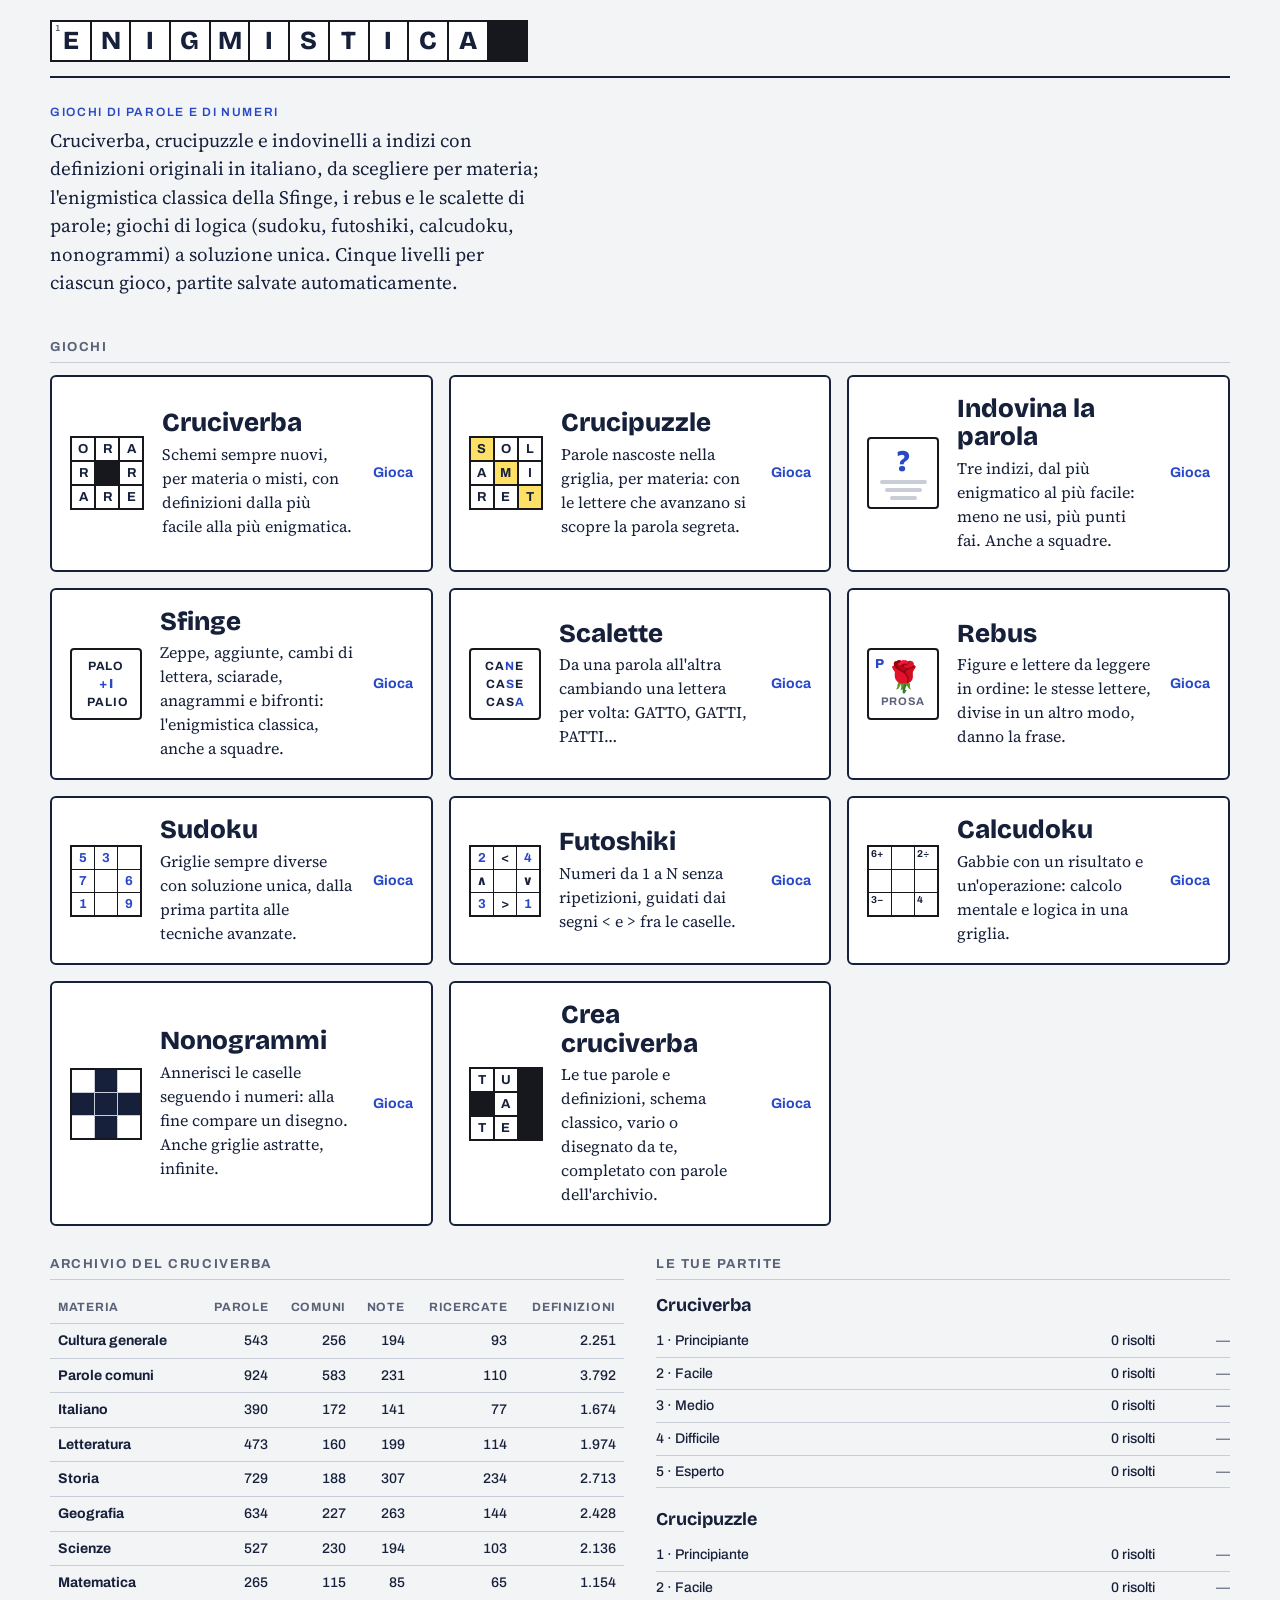
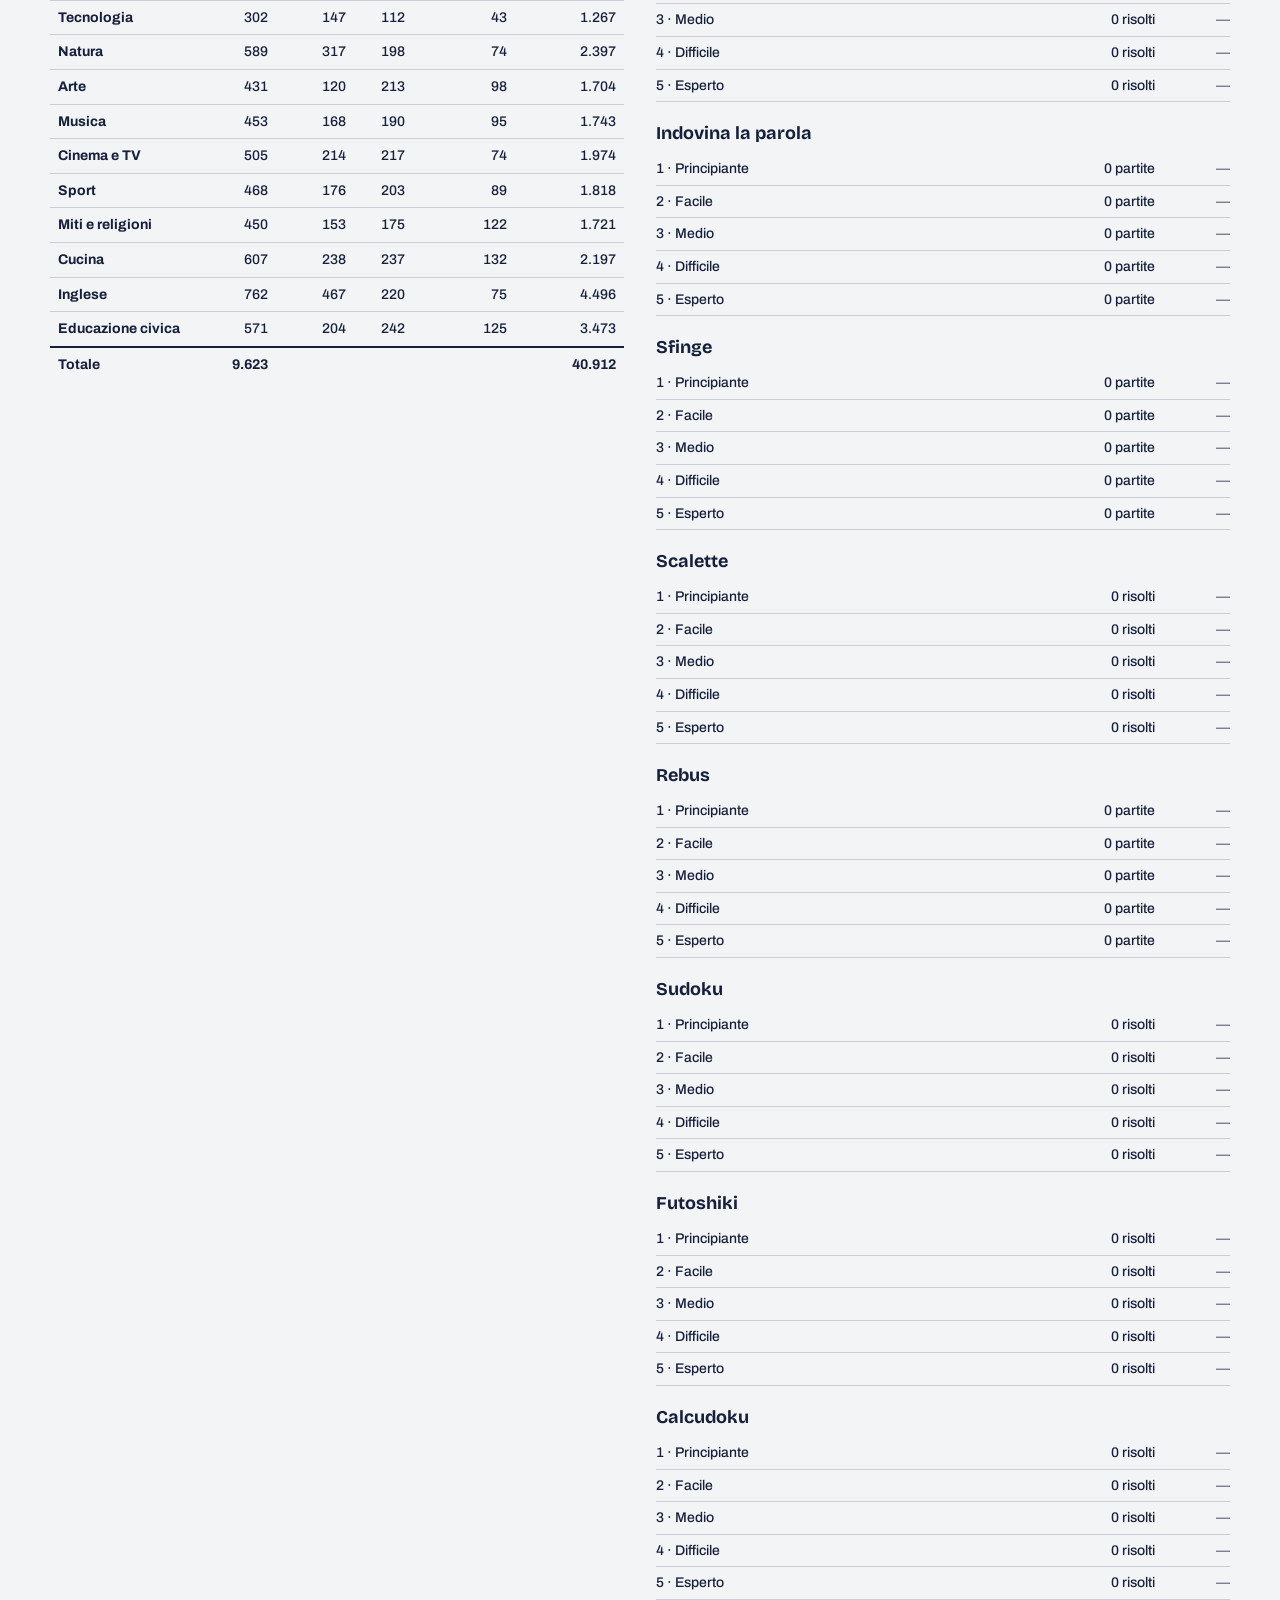
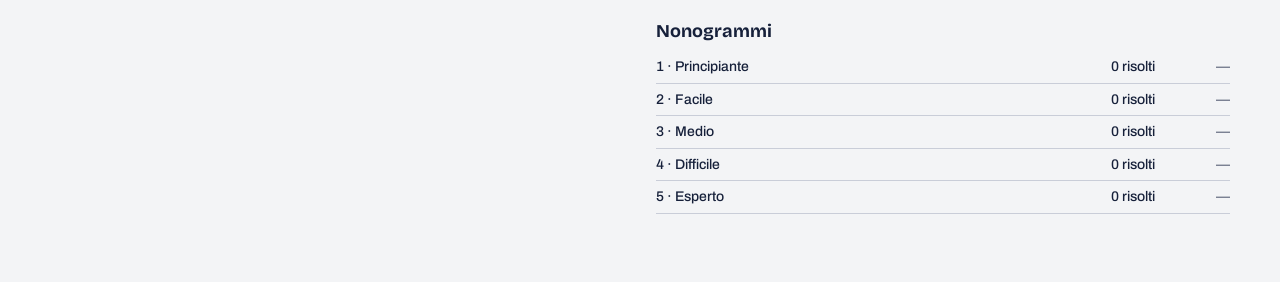
<file: index.html>
<!doctype html>
<html lang="it">
<head>
<meta charset="utf-8">
<meta name="viewport" content="width=device-width, initial-scale=1, viewport-fit=cover">
<title>Enigmistica</title>
<link rel="preconnect" href="https://fonts.googleapis.com">
<link rel="preconnect" href="https://fonts.gstatic.com" crossorigin>
<link rel="stylesheet" href="https://fonts.googleapis.com/css2?family=Bricolage+Grotesque:opsz,wght@12..96,500;12..96,700;12..96,800&family=Source+Serif+4:opsz,wght@8..60,400;8..60,600&family=Archivo:wght@500;600;700&display=swap">
<link rel="stylesheet" href="css/stile.css">
</head>
<body>
<header class="testata">
  <a class="marchio" href="#" aria-label="Enigmistica, torna all'inizio">
    <span class="lettere" aria-hidden="true"><i>E</i><i>N</i><i>I</i><i>G</i><i>M</i><i>I</i><i>S</i><i>T</i><i>I</i><i>C</i><i>A</i><i class="n"></i></span>
  </a>
  <span id="titolo-sezione" class="titolo-sezione"></span>
  <button id="torna-home" class="secondario" hidden>Tutti i giochi</button>
</header>
<main id="vista" class="vista"></main>
<div id="avvisi" class="avvisi" aria-live="polite"></div>
<div id="area-stampa" class="area-stampa"></div>

<script src="js/core.js"></script>
<script src="js/pdf.js"></script>
<!-- Archivio del cruciverba: un file per materia -->
<script src="data/cruciverba/cultura.js"></script>
<script src="data/cruciverba/generale.js"></script>
<script src="data/cruciverba/italiano.js"></script>
<script src="data/cruciverba/letteratura.js"></script>
<script src="data/cruciverba/storia.js"></script>
<script src="data/cruciverba/geografia.js"></script>
<script src="data/cruciverba/scienze.js"></script>
<script src="data/cruciverba/matematica.js"></script>
<script src="data/cruciverba/tecnologia.js"></script>
<script src="data/cruciverba/natura.js"></script>
<script src="data/cruciverba/arte.js"></script>
<script src="data/cruciverba/musica.js"></script>
<script src="data/cruciverba/cinema.js"></script>
<script src="data/cruciverba/sport.js"></script>
<script src="data/cruciverba/mitologia.js"></script>
<script src="data/cruciverba/cucina.js"></script>
<script src="data/cruciverba/inglese.js"></script>
<script src="data/cruciverba/civica.js"></script>
<!-- Ampliamenti: parole nuove e definizioni alternative per le stesse materie -->
<script src="data/cruciverba/cultura-piu.js"></script>
<script src="data/cruciverba/generale-piu.js"></script>
<script src="data/cruciverba/italiano-piu.js"></script>
<script src="data/cruciverba/letteratura-piu.js"></script>
<script src="data/cruciverba/storia-piu.js"></script>
<script src="data/cruciverba/geografia-piu.js"></script>
<script src="data/cruciverba/scienze-piu.js"></script>
<script src="data/cruciverba/matematica-piu.js"></script>
<script src="data/cruciverba/tecnologia-piu.js"></script>
<script src="data/cruciverba/natura-piu.js"></script>
<script src="data/cruciverba/arte-piu.js"></script>
<script src="data/cruciverba/musica-piu.js"></script>
<script src="data/cruciverba/cinema-piu.js"></script>
<script src="data/cruciverba/sport-piu.js"></script>
<script src="data/cruciverba/mitologia-piu.js"></script>
<script src="data/cruciverba/cucina-piu.js"></script>
<script src="data/cruciverba/inglese-piu.js"></script>
<script src="data/cruciverba/civica-piu.js"></script>
<!-- Sfinge: coppie e gruppi di parole dell'archivio per i giochi di parole -->
<script src="data/sfinge/zeppe.js"></script>
<script src="data/sfinge/aggiunte.js"></script>
<script src="data/sfinge/cambi.js"></script>
<script src="data/sfinge/cambi-piu.js"></script>
<script src="data/sfinge/sciarade.js"></script>
<script src="data/sfinge/anagrammi.js"></script>
<script src="data/sfinge/bifronti.js"></script>
<script src="data/sfinge/escluse.js"></script>
<!-- Rebus: figure (emoji) e rebus originali per livello -->
<script src="data/rebus/figure.js"></script>
<script src="data/rebus/facili.js"></script>
<script src="data/rebus/facili-piu.js"></script>
<script src="data/rebus/medi.js"></script>
<script src="data/rebus/medi-piu.js"></script>
<script src="data/rebus/difficili.js"></script>
<script src="data/rebus/difficili-piu.js"></script>
<script src="data/rebus/proverbi.js"></script>
<!-- Nonogrammi: disegni in pixel art -->
<script src="data/nonogrammi/disegni.js"></script>
<script src="data/nonogrammi/disegni-grandi.js"></script>
<!-- Giochi: ogni modulo si registra da solo -->
<script src="js/giochi/cruciverba.js"></script>
<script src="js/giochi/crucipuzzle.js"></script>
<script src="js/giochi/indovina.js"></script>
<script src="js/giochi/sfinge.js"></script>
<script src="js/giochi/scalette.js"></script>
<script src="js/giochi/rebus.js"></script>
<script src="js/giochi/sudoku.js"></script>
<script src="js/giochi/latini.js"></script>
<script src="js/giochi/nonogrammi.js"></script>
<script src="js/giochi/editor.js"></script>
<script src="js/app.js"></script>
</body>
</html>
</file>
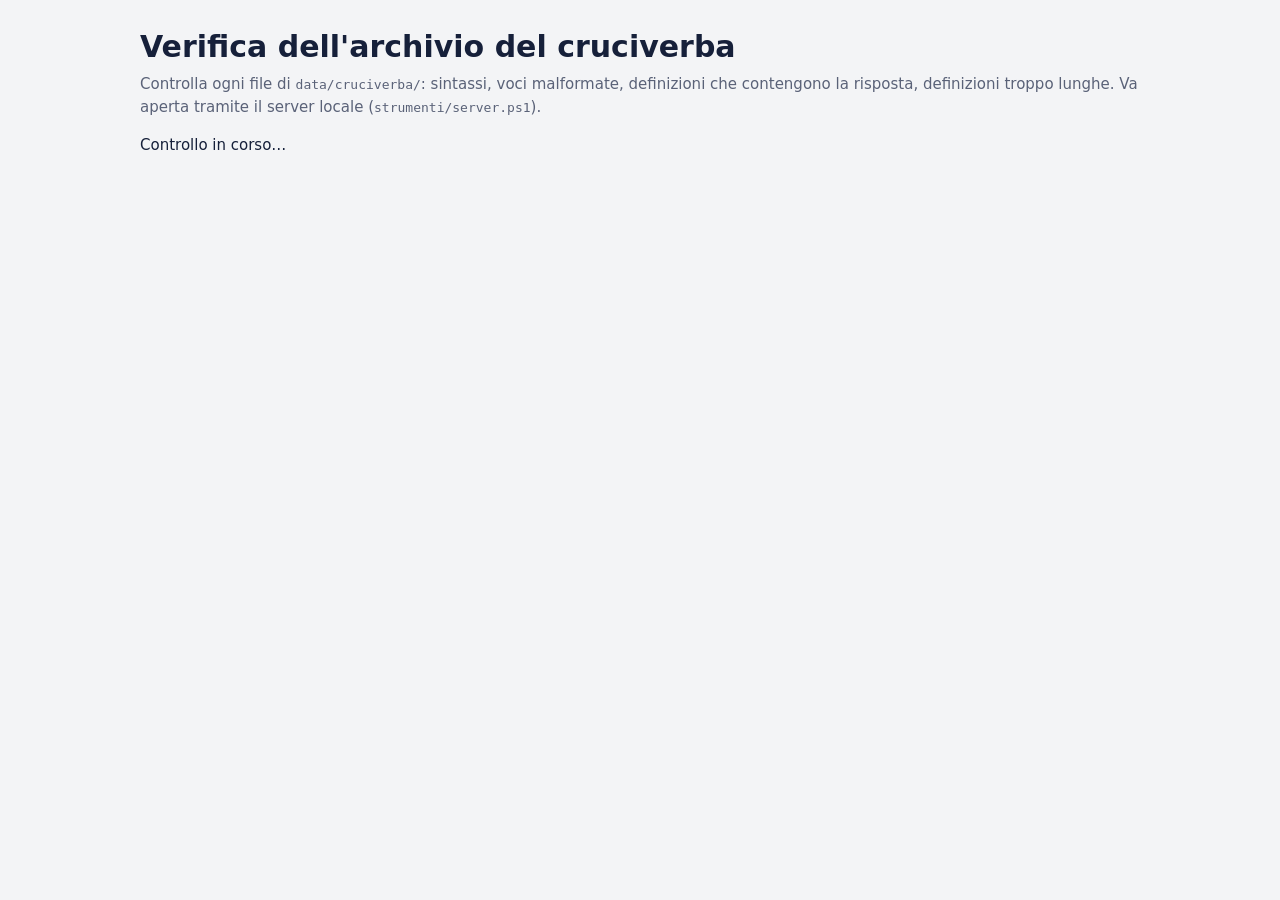
<file: strumenti/verifica-archivio.html>
<!doctype html>
<html lang="it">
<head>
<meta charset="utf-8">
<meta name="viewport" content="width=device-width, initial-scale=1">
<title>Verifica archivio</title>
<style>
  :root { --bg: #f3f4f6; --fg: #16203a; --tenue: #5a6278; --filo: #c9cdd8; --err: #c2352b; --ok: #1f7a4d; color-scheme: light; }
  @media (prefers-color-scheme: dark) { :root { --bg: #11141b; --fg: #e7e9f0; --tenue: #9aa1b5; --filo: #343b4c; --err: #ff8a7e; --ok: #6fd3a0; color-scheme: dark; } }
  body { margin: 0; padding: 24px 16px; background: var(--bg); color: var(--fg); font: 15px/1.5 "Segoe UI", system-ui, sans-serif; }
  main { max-width: 1000px; margin: 0 auto; }
  h1 { margin: 0 0 4px; } p { color: var(--tenue); margin: 0 0 16px; }
  table { border-collapse: collapse; width: 100%; font-variant-numeric: tabular-nums; margin-bottom: 24px; }
  th, td { text-align: left; padding: 6px 8px; border-bottom: 1px solid var(--filo); vertical-align: top; }
  td.n { text-align: right; }
  .err { color: var(--err); } .ok { color: var(--ok); font-weight: 600; }
  code { font-size: 13px; }
</style>
</head>
<body>
<main>
  <h1>Verifica dell'archivio del cruciverba</h1>
  <p>Controlla ogni file di <code>data/cruciverba/</code>: sintassi, voci malformate, definizioni che contengono la risposta, definizioni troppo lunghe. Va aperta tramite il server locale (<code>strumenti/server.ps1</code>).</p>
  <div id="esito">Controllo in corso…</div>
</main>
<script src="../js/core.js"></script>
<script>
(async function () {
  const E = Enigmistica, esito = document.getElementById("esito");
  const html = await (await fetch("../index.html")).text();
  const file = [...html.matchAll(/src="(data\/cruciverba\/[^"]+)"/g)].map(m => m[1]);
  const righe = [], problemi = [];
  for (const f of file) {
    const r = await fetch("../" + f);
    if (!r.ok) { righe.push([f, "mancante", "", ""]); continue; }
    const src = await r.text();
    try { new Function(src); } catch (e) { righe.push([f, "ERRORE DI SINTASSI: " + e.message, "", ""]); continue; }
    const prima = E.avvisi.length;
    let voci = 0;
    const originale = E.parole;
    E.parole = (m, lista) => { voci += lista.length; originale(m, lista); };
    new Function(src)();
    E.parole = originale;
    righe.push([f, E.avvisi.length > prima ? (E.avvisi.length - prima) + " voci scartate" : "ok", voci, ""]);
  }
  for (const [m, lista] of Object.entries(E.archivio)) {
    if (!E.MATERIE.some(x => x.id === m)) problemi.push([m, "—", "materia non elencata in MATERIE (core.js)"]);
    for (const v of lista) v.def.forEach(arr => arr.forEach(d => {
      const parole = E.normalizza(d).split(/\s+/);
      if (v.r.length >= 3 && parole.some(w => w.includes(v.r))) problemi.push([m, v.r, "contiene la risposta: «" + d + "»"]);
      if (d.length > 85) problemi.push([m, v.r, "troppo lunga (" + d.length + "): «" + d + "»"]);
    }));
  }
  const tot = E.voci().length, defs = E.MATERIE.reduce((s, x) => s + E.contaDefinizioni(x.id), 0);
  esito.innerHTML = "";
  const t1 = document.createElement("table");
  t1.innerHTML = "<thead><tr><th>File</th><th>Esito</th><th>Voci</th></tr></thead>";
  const b1 = document.createElement("tbody");
  righe.forEach(([f, e, n]) => { const tr = b1.insertRow(); tr.insertCell().textContent = f; const c = tr.insertCell(); c.textContent = e; c.className = e === "ok" ? "ok" : "err"; const cn = tr.insertCell(); cn.textContent = n; cn.className = "n"; });
  t1.append(b1);
  const sommario = document.createElement("p");
  sommario.innerHTML = "<strong>" + tot.toLocaleString("it-IT") + " parole, " + defs.toLocaleString("it-IT") + " definizioni.</strong> " +
    (problemi.length ? "<span class='err'>" + problemi.length + " definizioni da controllare</span> (alcune possono essere giochi di parole voluti)." : "<span class='ok'>Nessun problema trovato.</span>") +
    (E.avvisi.length ? " <span class='err'>" + E.avvisi.length + " voci scartate.</span>" : "");
  esito.append(sommario, t1);
  if (problemi.length) {
    const t2 = document.createElement("table");
    t2.innerHTML = "<thead><tr><th>Materia</th><th>Parola</th><th>Problema</th></tr></thead>";
    const b2 = document.createElement("tbody");
    problemi.forEach(p => { const tr = b2.insertRow(); p.forEach(x => { tr.insertCell().textContent = x; }); });
    t2.append(b2); esito.append(t2);
  }
  if (E.avvisi.length) { const pre = document.createElement("pre"); pre.textContent = E.avvisi.join("\n"); esito.append(pre); }
})();
</script>
</body>
</html>
</file>
<file: css/stile.css>
/* Layout: testata a caselle di cruciverba; griglia a sinistra e definizioni a destra, impilate su telefono.
   Inchiostro blu notte su carta fredda, evidenziatore giallo per la parola attiva. */
:root {
  --carta: #f3f4f6;
  --foglio: #ffffff;
  --inchiostro: #16203a;
  --tenue: #5a6278;
  --filo: #c9cdd8;
  --nero: #16181d;
  --evidenzia: #ffe066;
  --evidenzia-tenue: #fff4c2;
  --accento: #2848c8;
  --accento-tenue: #e3e8fb;
  --errore: #c2352b;
  --errore-tenue: #fbe3e0;
  --ok: #1f7a4d;
  --cv-casella: #ffffff; --cv-lettera: #16203a; --cv-num: #5a6278; --cv-attiva: #fff4c2; --cv-cursore: #ffe066; --cv-rivelata: #2848c8; --cv-errata: #c2352b;
  /* Evidenziatori del crucipuzzle: la griglia resta chiara anche nel tema scuro, come le caselle --cv-* */
  --cp-1: rgba(255, 196, 0, .5); --cp-2: rgba(40, 72, 200, .3); --cp-3: rgba(31, 160, 90, .35); --cp-4: rgba(220, 70, 60, .3); --cp-5: rgba(150, 70, 210, .3); --cp-6: rgba(0, 160, 180, .35);
  --display: "Bricolage Grotesque", "Segoe UI", system-ui, sans-serif;
  --testo: "Source Serif 4", Georgia, "Times New Roman", serif;
  --ui: "Archivo", "Segoe UI", system-ui, sans-serif;
  --raggio: 6px;
  color-scheme: light;
}
@media (prefers-color-scheme: dark) {
  :root:not([data-theme="light"]) {
    --carta: #11141b; --foglio: #1a1f2a; --inchiostro: #e7e9f0; --tenue: #9aa1b5; --filo: #343b4c;
    --nero: #05070a; --evidenzia: #8f7413; --evidenzia-tenue: #3a3418; --accento: #8ea4ff; --accento-tenue: #232c4d;
    --errore: #ff8a7e; --errore-tenue: #45211e; --ok: #6fd3a0; color-scheme: dark;
    --cv-casella: #e6e8ee; --cv-lettera: #121826; --cv-num: #4a5168; --cv-attiva: #f3e3a0; --cv-cursore: #e9c440; --cv-rivelata: #2848c8; --cv-errata: #b42318;
  }
}
:root[data-theme="dark"] {
  --carta: #11141b; --foglio: #1a1f2a; --inchiostro: #e7e9f0; --tenue: #9aa1b5; --filo: #343b4c;
  --nero: #05070a; --evidenzia: #8f7413; --evidenzia-tenue: #3a3418; --accento: #8ea4ff; --accento-tenue: #232c4d;
  --errore: #ff8a7e; --errore-tenue: #45211e; --ok: #6fd3a0; color-scheme: dark;
    --cv-casella: #e6e8ee; --cv-lettera: #121826; --cv-num: #4a5168; --cv-attiva: #f3e3a0; --cv-cursore: #e9c440; --cv-rivelata: #2848c8; --cv-errata: #b42318;
}

* { box-sizing: border-box; }
[hidden] { display: none !important; }
html { -webkit-text-size-adjust: 100%; }
body {
  margin: 0; background: var(--carta); color: var(--inchiostro);
  font: 16px/1.5 var(--testo); padding: 0 16px 48px;
}
button, input { font: inherit; color: inherit; }
button { cursor: pointer; }
:focus-visible { outline: 3px solid var(--accento); outline-offset: 2px; }
h1, h2, h3 { font-family: var(--display); text-wrap: balance; margin: 0; }

/* Testata */
.testata {
  max-width: 1180px; margin: 0 auto; padding-block: 20px 14px;
  display: flex; align-items: center; gap: 16px; flex-wrap: wrap;
  border-bottom: 2px solid var(--inchiostro);
}
.marchio { text-decoration: none; color: inherit; }
.lettere { display: inline-grid; grid-auto-flow: column; border: 2px solid var(--nero); background: var(--nero); gap: 2px; }
.lettere i {
  font-style: normal; font: 800 clamp(15px, 3.4vw, 26px)/1 var(--display);
  width: 1.45em; height: 1.45em; display: grid; place-items: center;
  background: var(--foglio); color: var(--inchiostro);
}
.lettere i.n { background: var(--nero); }
.lettere i:first-child { position: relative; }
.lettere i:first-child::before { content: "1"; position: absolute; top: 2px; left: 3px; font: 600 9px/1 var(--ui); color: var(--tenue); }
.titolo-sezione { font: 700 22px/1.2 var(--display); flex: 1; min-width: 0; }
.testata #torna-home { margin-left: auto; }

.vista { max-width: 1180px; margin: 0 auto; padding-block: 20px; }

/* Bottoni */
.primario, .secondario {
  border-radius: var(--raggio); padding: 9px 16px; font: 600 14px/1.2 var(--ui);
  border: 1.5px solid var(--inchiostro); transition: background .15s, color .15s;
}
.primario { background: var(--inchiostro); color: var(--carta); }
.primario:hover { background: var(--accento); border-color: var(--accento); }
.primario:disabled { opacity: .6; cursor: progress; }
.secondario { background: transparent; }
.secondario:hover, .secondario.on { background: var(--accento-tenue); border-color: var(--accento); color: var(--accento); }
.secondario.pericolo { background: var(--errore-tenue); border-color: var(--errore); color: var(--errore); }

/* Home */
.apertura { padding-block: 8px 12px; max-width: 62ch; }
.occhiello { font: 600 12px/1 var(--ui); letter-spacing: .14em; text-transform: uppercase; color: var(--accento); margin: 0 0 8px; }
.sottotitolo { font-size: 19px; margin: 0; }
.titoletto {
  font: 700 13px/1 var(--ui); letter-spacing: .12em; text-transform: uppercase; color: var(--tenue);
  margin: 32px 0 12px; padding-bottom: 8px; border-bottom: 1px solid var(--filo);
}
.vetrina { display: grid; grid-template-columns: repeat(auto-fit, minmax(min(100%, 340px), 1fr)); gap: 16px; }
.scheda-gioco {
  display: grid; grid-template-columns: auto 1fr auto; align-items: center; gap: 18px;
  padding: 18px; background: var(--foglio); border: 2px solid var(--inchiostro); border-radius: var(--raggio);
  color: inherit; text-decoration: none; transition: transform .15s, box-shadow .15s;
}
.scheda-gioco:hover { transform: translate(-2px, -2px); box-shadow: 4px 4px 0 var(--inchiostro); }
.scheda-gioco .testo { display: grid; gap: 4px; min-width: 0; }
.scheda-gioco strong { font: 800 26px/1.1 var(--display); }
.scheda-gioco .vai { font: 700 14px/1 var(--ui); color: var(--accento); }
.mini-cv, .mini-sd { display: grid; grid-template-columns: repeat(3, 22px); gap: 2px; background: var(--nero); border: 2px solid var(--nero); }
.mini-cv i, .mini-sd i { font: 700 13px/22px var(--ui); font-style: normal; text-align: center; background: var(--foglio); height: 22px; }
.mini-cv i.n { background: var(--nero); }
.mini-sd { gap: 1px; }
.mini-sd i { color: var(--accento); }
.prossimi { display: grid; grid-template-columns: repeat(auto-fill, minmax(min(100%, 230px), 1fr)); gap: 12px; }
.scheda-prossima { padding: 14px; border: 1.5px dashed var(--filo); border-radius: var(--raggio); display: grid; gap: 4px; color: var(--tenue); }
.scheda-prossima strong { font: 700 18px/1.2 var(--display); color: var(--inchiostro); }
.scheda-prossima span { font-size: 15px; }
.due-colonne { display: grid; grid-template-columns: repeat(auto-fit, minmax(min(100%, 420px), 1fr)); gap: 0 32px; }
.tabella-scorre { overflow-x: auto; }
table.archivio { width: 100%; border-collapse: collapse; font: 500 14px/1.4 var(--ui); font-variant-numeric: tabular-nums; }
.archivio th, .archivio td { padding: 7px 8px; border-bottom: 1px solid var(--filo); text-align: right; }
.archivio th:first-child { text-align: left; }
.archivio thead th { font-weight: 700; color: var(--tenue); font-size: 12px; text-transform: uppercase; letter-spacing: .06em; }
.archivio tfoot th, .archivio tfoot td { font-weight: 700; border-bottom: 0; border-top: 2px solid var(--inchiostro); }
.statistiche { display: grid; gap: 18px; }
.stat-gioco h3 { font-size: 18px; margin-bottom: 6px; }
.stat-gioco ol { list-style: none; margin: 0; padding: 0; font: 500 14px/1.4 var(--ui); font-variant-numeric: tabular-nums; }
.stat-gioco li { display: grid; grid-template-columns: 1fr auto 4.5em; gap: 12px; padding: 6px 0; border-bottom: 1px solid var(--filo); }
.stat-gioco li span:last-child { text-align: right; color: var(--tenue); }

/* Impostazioni */
.impostazioni {
  background: var(--foglio); border: 1.5px solid var(--filo); border-radius: var(--raggio);
  padding: 12px 16px; margin-bottom: 22px;
}
.impostazioni summary { font: 700 14px/1.4 var(--ui); cursor: pointer; padding-block: 2px; }
.impostazioni[open] summary { margin-bottom: 10px; }
.corpo-imp { display: grid; gap: 10px; }
.riga-imp { display: flex; align-items: baseline; gap: 12px; flex-wrap: wrap; }
.impostazioni h3 { font: 700 12px/1 var(--ui); letter-spacing: .12em; text-transform: uppercase; color: var(--tenue); }
.contatore { font: 500 13px/1 var(--ui); color: var(--tenue); }
.chips { display: flex; flex-wrap: wrap; gap: 6px; }
.chip {
  border: 1.5px solid var(--filo); background: transparent; border-radius: 999px; padding: 5px 12px;
  font: 600 14px/1.2 var(--ui); display: inline-flex; gap: 6px; align-items: baseline;
}
.chip small { font-size: 11px; color: var(--tenue); font-variant-numeric: tabular-nums; }
.chip.on { background: var(--inchiostro); border-color: var(--inchiostro); color: var(--carta); }
.chip.on small { color: inherit; opacity: .7; }
.chip.no { border-color: var(--errore); color: var(--errore); background: var(--errore-tenue); text-decoration: line-through; text-decoration-thickness: 1.5px; }
.chip.no small { color: inherit; }
.segno-chip:empty { display: none; }
.segno-chip { font-weight: 800; }
.suggerimento { margin: 0; font: 500 13px/1.4 var(--ui); color: var(--tenue); max-width: 75ch; }
.livelli { display: grid; grid-template-columns: repeat(5, 1fr); gap: 6px; }
.livello {
  border: 1.5px solid var(--filo); background: transparent; border-radius: var(--raggio); padding: 8px 4px;
  display: grid; justify-items: center; gap: 2px; font: 500 12px/1.2 var(--ui);
}
.livello b { font: 800 22px/1 var(--display); }
.livello.on { border-color: var(--accento); background: var(--accento-tenue); color: var(--accento); }
.opzione { font: 500 14px/1.3 var(--ui); display: flex; align-items: center; gap: 8px; }
.opzione input { width: 18px; height: 18px; accent-color: var(--accento); }
.campo-parola { display: grid; gap: 4px; font: 600 12px/1.2 var(--ui); letter-spacing: .1em; text-transform: uppercase; color: var(--tenue); max-width: 360px; }
.campo-parola input { font: 600 15px/1.2 var(--ui); padding: 8px 10px; border: 1.5px solid var(--filo); border-radius: var(--raggio); background: var(--carta); color: var(--inchiostro); }
#cv-parola { letter-spacing: .04em; text-transform: uppercase; }
.campo-parola input:focus { border-color: var(--accento); outline: none; }
.azioni-imp { display: flex; gap: 10px; padding-top: 4px; }

/* Partita */
.testata-partita { display: flex; justify-content: space-between; gap: 12px; font: 600 14px/1.3 var(--ui); color: var(--tenue); margin-bottom: 8px; flex-wrap: wrap; }
.tempo { font-variant-numeric: tabular-nums; color: var(--inchiostro); }
.strumenti { display: flex; flex-wrap: wrap; gap: 8px; margin-top: 14px; }
.esito {
  margin-top: 14px; padding: 14px 16px; border: 2px solid var(--ok); border-radius: var(--raggio);
  display: flex; flex-wrap: wrap; align-items: center; gap: 8px 16px; background: var(--foglio);
}
.esito strong { font: 800 20px/1.2 var(--display); color: var(--ok); }
.esito span { font: 500 14px/1.3 var(--ui); flex: 1; min-width: 12em; }

/* Cruciverba */
.partita-cv { display: grid; grid-template-columns: minmax(0, 1.15fr) minmax(0, 1fr); gap: 28px; align-items: start; }
.def-corrente {
  min-height: 3.2em; padding: 10px 12px; background: var(--evidenzia-tenue); border-left: 4px solid var(--evidenzia);
  font-size: calc(18px * var(--scala, 1)); line-height: 1.35; margin-bottom: 10px; border-radius: 0 var(--raggio) var(--raggio) 0;
}
.def-corrente b { font: 700 13px/1 var(--ui); text-transform: uppercase; letter-spacing: .05em; margin-right: 6px; }
.contenitore-griglia { position: relative; }
.griglia-cv {
  display: grid; grid-template-columns: repeat(var(--colonne), 1fr);
  width: min(100%, calc(var(--colonne) * 46px)); background: var(--nero); border: 2px solid var(--nero); gap: 1px;
  user-select: none; -webkit-user-select: none; touch-action: manipulation;
}
.cella { position: relative; aspect-ratio: 1; background: var(--cv-casella); color: var(--cv-lettera); cursor: pointer; container-type: inline-size; }
.cella.nera { background: var(--nero); cursor: default; }
.cella .num { position: absolute; top: 1px; left: 2px; font: 600 clamp(7px, 26cqw, 11px)/1 var(--ui); color: var(--cv-num); }
.cella .lettera { position: absolute; inset: 0; display: grid; place-items: center; padding-top: 8%; font: 700 58cqw/1 var(--ui); text-transform: uppercase; }
.cella.attiva { background: var(--cv-attiva); }
.cella.cursore { background: var(--cv-cursore); }
.cella.rivelata .lettera { color: var(--cv-rivelata); }
.cella.errata .lettera { color: var(--cv-errata); }
.cella.errata::after { content: ""; position: absolute; inset: 0; background: linear-gradient(to top right, transparent 47%, var(--cv-errata) 48%, var(--cv-errata) 52%, transparent 53%); opacity: .55; }
.input-nascosto { position: absolute; opacity: 0; width: 1px; height: 1px; left: 0; top: 0; pointer-events: none; font-size: 16px; }
.colonna-definizioni { display: grid; grid-template-columns: 1fr 1fr; gap: 20px; min-width: 0; }
.blocco-def { min-width: 0; }
.blocco-def h3 { font: 700 13px/1 var(--ui); letter-spacing: .12em; text-transform: uppercase; padding-bottom: 8px; border-bottom: 2px solid var(--inchiostro); }
.definizioni { list-style: none; margin: 0; padding: 0; max-height: min(70vh, 640px); overflow-y: auto; }
.definizioni li {
  display: grid; grid-template-columns: 2em 1fr; gap: 4px; padding: 6px 4px; cursor: pointer;
  border-bottom: 1px solid var(--filo); font-size: calc(15.5px * var(--scala, 1)); line-height: 1.35;
}
.definizioni li b { font: 700 13px/1.6 var(--ui); font-variant-numeric: tabular-nums; }
.definizioni li:hover { background: var(--accento-tenue); }
.definizioni li.attiva { background: var(--cv-cursore); color: var(--cv-lettera); box-shadow: inset 5px 0 0 var(--inchiostro); font-weight: 600; font-size: calc(17px * var(--scala, 1)); padding-block: 9px; }
.partita-cv[data-grande] .colonna-definizioni { grid-template-columns: 1fr; }
.definizioni li span { overflow-wrap: anywhere; }
.definizioni li.attiva .tag-materia { color: inherit; opacity: .75; }
.zoom { display: inline-flex; align-items: center; gap: 6px; }
.zoom .secondario { padding: 4px 10px; font-size: 13px; }
.misura-testo { font: 600 12px/1 var(--ui); color: var(--tenue); min-width: 4.5em; text-align: center; }
.definizioni li.incrocio { box-shadow: inset 3px 0 0 var(--filo); }
.definizioni li.fatta span { color: var(--tenue); }
.tag-materia { display: inline-block; margin-left: 6px; font: 600 10.5px/1.6 var(--ui); font-style: normal; text-transform: uppercase; letter-spacing: .06em; color: var(--accento); }

/* Sudoku */
.partita-sd { max-width: 520px; margin: 0 auto; }
.griglia-sd {
  display: grid; grid-template-columns: repeat(9, 1fr); grid-template-rows: repeat(9, 1fr); width: 100%; aspect-ratio: 1;
  border: 3px solid var(--nero); background: var(--filo); gap: 1px; user-select: none; -webkit-user-select: none; touch-action: manipulation;
}
.cella-sd {
  background: var(--foglio); display: grid; place-items: center; cursor: pointer; container-type: inline-size;
  font: 500 min(30px, 6.4vw)/1 var(--ui); color: var(--accento); position: relative; min-width: 0; min-height: 0;
}
.cella-sd.bordo-d { box-shadow: 2px 0 0 var(--nero); z-index: 1; }
.cella-sd.bordo-b { box-shadow: 0 2px 0 var(--nero); z-index: 1; }
.cella-sd.bordo-d.bordo-b { box-shadow: 2px 0 0 var(--nero), 0 2px 0 var(--nero), 2px 2px 0 var(--nero); }
.cella-sd.data { color: var(--inchiostro); font-weight: 700; }
.cella-sd.zona { background: var(--accento-tenue); }
.cella-sd.uguale { background: var(--evidenzia-tenue); }
.cella-sd.sel { background: var(--evidenzia); }
.cella-sd.errata, .cella-sd.conflitto:not(.data) { color: var(--errore); }
.cella-sd.conflitto.data { text-decoration: underline wavy var(--errore); text-underline-offset: 3px; }
.note { display: grid; grid-template-columns: repeat(3, 1fr); width: 100%; height: 100%; padding: 6%; }
.note span { font: 600 27cqw/1 var(--ui); color: var(--tenue); display: grid; place-items: center; }
.tastierino { display: grid; grid-template-columns: repeat(9, 1fr); gap: 6px; margin-top: 14px; }
.tasto {
  aspect-ratio: 1 / 1.15; border: 1.5px solid var(--inchiostro); border-radius: var(--raggio); background: var(--foglio);
  font: 700 clamp(18px, 5vw, 24px)/1 var(--ui);
}
.tasto:hover { background: var(--accento-tenue); color: var(--accento); border-color: var(--accento); }
.tasto.esaurito { opacity: .35; }

/* Avvisi */
.avvisi { position: fixed; left: 50%; transform: translateX(-50%); bottom: calc(18px + env(safe-area-inset-bottom, 0px)); display: grid; gap: 8px; z-index: 10; width: min(92vw, 460px); }
.toast {
  background: var(--inchiostro); color: var(--carta); padding: 10px 14px; border-radius: var(--raggio);
  font: 600 14px/1.35 var(--ui); box-shadow: 0 6px 20px rgba(0, 0, 0, .2); transition: opacity .4s, transform .4s;
}
.toast.errore { border-left: 5px solid var(--errore); }
.toast.ok { border-left: 5px solid var(--ok); }
.toast.via { opacity: 0; transform: translateY(8px); }

.area-stampa { display: none; }

@media (max-width: 900px) {
  .partita-cv { grid-template-columns: 1fr; }
  .def-corrente { position: sticky; top: env(safe-area-inset-top, 0px); z-index: 2; }
  .definizioni { max-height: none; }
}
@media (max-width: 560px) {
  .titolo-sezione { display: none; }
  .lettere i { font-size: 15px; width: 1.4em; height: 1.4em; }
  .colonna-definizioni { grid-template-columns: 1fr; }
  .livello span { font-size: 10.5px; }
  .scheda-gioco { grid-template-columns: auto 1fr; }
  .scheda-gioco .vai { display: none; }
  .tastierino { gap: 4px; }
}
@media (prefers-reduced-motion: reduce) {
  * { transition: none !important; }
}

/* Editor */
.schede { display: flex; gap: 4px; border-bottom: 2px solid var(--inchiostro); margin-bottom: 18px; overflow-x: auto; }
.scheda {
  border: 1.5px solid transparent; border-bottom: 0; background: transparent; padding: 10px 16px;
  font: 700 14px/1.2 var(--ui); color: var(--tenue); border-radius: var(--raggio) var(--raggio) 0 0; white-space: nowrap;
  display: inline-flex; gap: 8px; align-items: center;
}
.scheda small { background: var(--accento); color: var(--carta); border-radius: 999px; padding: 1px 7px; font-size: 11px; }
.scheda small:empty { display: none; }
.scheda.on { background: var(--inchiostro); color: var(--carta); border-color: var(--inchiostro); }
.blocco-editor { display: grid; gap: 14px; }
.blocco-editor .impostazioni { margin-bottom: 0; }
.dimensioni { align-items: end; }
.campo-num { display: grid; gap: 4px; font: 600 12px/1.2 var(--ui); letter-spacing: .1em; text-transform: uppercase; color: var(--tenue); }
.campo-num input { width: 5.5em; font: 700 16px/1.2 var(--ui); padding: 7px 8px; border: 1.5px solid var(--filo); border-radius: var(--raggio); background: var(--carta); color: var(--inchiostro); }
.tipi-schema { display: grid; grid-template-columns: repeat(auto-fit, minmax(min(100%, 190px), 1fr)); gap: 8px; }
.tipo { display: grid; gap: 3px; text-align: left; padding: 10px 12px; border: 1.5px solid var(--filo); border-radius: var(--raggio); background: transparent; }
.tipo strong { font: 700 15px/1.2 var(--display); }
.tipo span { font: 500 12.5px/1.3 var(--ui); color: var(--tenue); }
.tipo.on { border-color: var(--accento); background: var(--accento-tenue); }
.tipo.on strong { color: var(--accento); }
.form-mie { display: grid; grid-template-columns: minmax(0, 1fr) minmax(0, 2fr) auto; gap: 8px; }
.form-mie input, .lista-mie input, .importa textarea, .pannello-parola input, .pannello-parola textarea, .menu-pdf select {
  font: 500 15px/1.3 var(--ui); padding: 8px 10px; border: 1.5px solid var(--filo); border-radius: var(--raggio);
  background: var(--foglio); color: var(--inchiostro); min-width: 0; width: 100%;
}
.form-mie input:first-child, .pannello-parola input { text-transform: uppercase; letter-spacing: .04em; font-weight: 700; }
.form-mie input:focus, .lista-mie input:focus, .pannello-parola input:focus, .pannello-parola textarea:focus { border-color: var(--accento); outline: none; }
.lista-mie { list-style: none; margin: 0; padding: 0; display: grid; gap: 6px; }
.lista-mie li { display: grid; grid-template-columns: minmax(6em, auto) minmax(0, 1fr) auto auto; gap: 10px; align-items: center; padding: 6px 8px; background: var(--foglio); border: 1px solid var(--filo); border-radius: var(--raggio); }
.lista-mie li b { font: 700 15px/1.2 var(--ui); letter-spacing: .04em; }
.lista-mie li input { border-color: transparent; background: transparent; padding: 4px 6px; }
.lista-mie li.vuota, .lista-schemi li.vuota { display: block; color: var(--tenue); font: 500 14px/1.4 var(--ui); background: transparent; border-style: dashed; padding: 12px; }
.stato-mia { font: 600 11px/1 var(--ui); text-transform: uppercase; letter-spacing: .06em; color: var(--tenue); }
.lista-mie li.presente .stato-mia { color: var(--ok); }
.icona { border: 0; background: transparent; color: var(--tenue); font-size: 15px; padding: 4px 8px; border-radius: var(--raggio); }
.icona:hover { background: var(--errore-tenue); color: var(--errore); }
.importa summary { font: 600 14px/1.4 var(--ui); cursor: pointer; color: var(--accento); }
.importa[open] { display: grid; gap: 8px; }
.importa textarea { resize: vertical; font-family: var(--ui); }
.importa button { justify-self: start; }
.stato-schema { margin: 0; font: 600 13.5px/1.4 var(--ui); color: var(--tenue); font-variant-numeric: tabular-nums; }
.strumento .chip { font-size: 13px; }
.area-editor { display: grid; grid-template-columns: minmax(0, 1fr) minmax(280px, 380px); gap: 22px; align-items: start; }
.griglia-editor { width: min(100%, calc(var(--colonne) * 40px)); }
.griglia-editor .cella.fissa .lettera { color: var(--cv-rivelata); }
.griglia-editor.modo-nere .cella { cursor: crosshair; }
.griglia-editor.modo-nere .cella:not(.nera):hover { background: var(--filo); }
.griglia-editor.modo-nere .cella.nera:hover { opacity: .75; }
.pannello-parola { background: var(--foglio); border: 1.5px solid var(--filo); border-radius: var(--raggio); padding: 14px; display: grid; gap: 10px; position: sticky; top: calc(10px + env(safe-area-inset-top, 0px)); max-height: calc(100vh - 20px); overflow-y: auto; }
.pannello-parola h3 { font: 700 16px/1.2 var(--display); }
.pannello-parola h4, .titolo-sugg { margin: 0; font: 700 11.5px/1.2 var(--ui); letter-spacing: .1em; text-transform: uppercase; color: var(--tenue); }
.riga-parola { display: grid; grid-template-columns: minmax(0, 1fr) auto auto; gap: 6px; }
.pannello-parola textarea { resize: vertical; font-family: var(--testo); font-size: 15.5px; }
.scelta-def { display: grid; gap: 8px; }
.gruppo-def { display: grid; gap: 4px; }
.def-opzione { text-align: left; border: 1px solid var(--filo); background: transparent; border-radius: var(--raggio); padding: 6px 9px; font: 400 14.5px/1.35 var(--testo); }
.def-opzione:hover { border-color: var(--accento); background: var(--accento-tenue); }
.def-opzione.on { border-color: var(--evidenzia); background: var(--evidenzia-tenue); box-shadow: inset 3px 0 0 var(--evidenzia); }
.suggerimenti { display: flex; flex-wrap: wrap; gap: 5px; }
.sugg { border: 1px solid var(--filo); background: transparent; border-radius: var(--raggio); padding: 4px 8px; font: 700 13px/1.2 var(--ui); letter-spacing: .03em; display: inline-flex; gap: 5px; align-items: baseline; }
.sugg small { font-weight: 500; font-size: 10px; color: var(--tenue); letter-spacing: 0; }
.sugg:hover { border-color: var(--accento); color: var(--accento); }
.sugg.tua { border-color: var(--ok); }
.editor-def .definizioni { max-height: 360px; }
.definizioni li.mancante span { color: var(--tenue); font-style: italic; }
.definizioni li.senza-def span { color: var(--errore); }
.azioni-finali { padding-top: 8px; border-top: 1px solid var(--filo); align-items: center; }
.lista-schemi { list-style: none; margin: 0; padding: 0; display: grid; gap: 6px; }
.lista-schemi li { display: flex; flex-wrap: wrap; gap: 8px; align-items: center; padding: 8px 10px; background: var(--foglio); border: 1px solid var(--filo); border-radius: var(--raggio); font: 500 14px/1.3 var(--ui); }
.lista-schemi li > span { flex: 1; min-width: 12em; }
.menu-pdf { display: inline-flex; flex-wrap: wrap; gap: 6px; align-items: center; padding: 4px 6px 4px 10px; border: 1.5px dashed var(--filo); border-radius: var(--raggio); }
.menu-pdf select { width: auto; padding: 6px 8px; font-size: 13.5px; }
.etichetta-pdf { font: 800 12px/1 var(--ui); letter-spacing: .12em; color: var(--accento); }
@media (max-width: 900px) {
  .area-editor { grid-template-columns: 1fr; }
  .pannello-parola { position: static; max-height: none; }
}
@media (max-width: 560px) {
  .form-mie { grid-template-columns: 1fr; }
  .lista-mie li { grid-template-columns: 1fr auto; }
  .lista-mie li input { grid-column: 1 / -1; }
}

/* Icone della home */
.mini-cp i.hl { background: var(--evidenzia); }
.mini-ig {
  width: 72px; height: 72px; border: 2px solid var(--nero); background: var(--foglio); border-radius: 4px;
  display: flex; flex-direction: column; align-items: center; justify-content: center; gap: 4px;
}
.mini-ig b { font: 800 30px/1 var(--display); color: var(--accento); }
.mini-ig i { display: block; height: 4px; background: var(--filo); border-radius: 2px; width: 70%; }
.mini-ig i:nth-child(3) { width: 55%; } .mini-ig i:nth-child(4) { width: 40%; }

/* Crucipuzzle */
.partita-cp { display: grid; grid-template-columns: minmax(0, 1.3fr) minmax(0, 1fr); gap: 28px; align-items: start; }
.contenitore-cp { position: relative; width: min(100%, calc(var(--lato) * 44px)); container-type: inline-size; }
.griglia-cp {
  display: grid; grid-template-columns: repeat(var(--lato), 1fr); background: var(--cv-casella); border: 2px solid var(--nero);
  user-select: none; -webkit-user-select: none; touch-action: none; cursor: crosshair;
}
.cella-cp { aspect-ratio: 1; display: grid; place-items: center; color: var(--cv-lettera); font: 700 calc(56cqw / var(--lato))/1 var(--ui); }
.cella-cp.coperta { color: var(--cv-num); opacity: .35; }
.cella-cp.segreta { color: var(--cv-rivelata); }
.cella-cp.inizio { background: var(--cv-cursore); border-radius: 50%; }
.griglia-cp:focus-visible .cella-cp.cursore { outline: 2px solid var(--accento); outline-offset: -2px; }
.tratti-cp { position: absolute; left: 2px; top: 2px; width: calc(100% - 4px); height: calc(100% - 4px); pointer-events: none; mix-blend-mode: multiply; }
.tratti-cp line { stroke-width: .78; stroke-linecap: round; fill: none; }
.tratti-cp line.selezione { stroke: var(--cv-cursore); opacity: .85; }
.tratti-cp line.errata { stroke: var(--cv-errata); opacity: .45; }
.segreta-cp { margin-top: 14px; padding: 12px 14px; background: var(--foglio); border: 1.5px dashed var(--filo); border-radius: var(--raggio); }
.segreta-cp h3, .colonna-elenco h3 { font: 700 13px/1.2 var(--ui); text-transform: uppercase; letter-spacing: .08em; color: var(--accento); }
.def-segreta { margin: 6px 0 10px; font-size: 17px; line-height: 1.35; }
.riga-segreta, .riga-risposta { display: flex; gap: 8px; }
.riga-segreta input, .risposta-ig {
  flex: 1; min-width: 0; font: 600 18px/1.2 var(--ui); letter-spacing: .06em; text-transform: uppercase;
  padding: 10px 12px; border: 1.5px solid var(--filo); border-radius: var(--raggio); background: var(--carta); color: var(--inchiostro);
}
.riga-segreta input:focus, .risposta-ig:focus { border-color: var(--accento); outline: none; }
.colonna-elenco h3 { margin-bottom: 10px; color: var(--inchiostro); }
.elenco-cp { list-style: none; margin: 0; padding: 0; columns: 2; column-gap: 20px; font: 600 15px/1.3 var(--ui); letter-spacing: .03em; }
.elenco-cp li { padding: 4px 0; break-inside: avoid; }
.elenco-cp li.trovata span { text-decoration: line-through; color: var(--tenue); }
.elenco-cp.con-def { columns: 1; font: 400 16px/1.4 var(--testo); letter-spacing: 0; counter-reset: def; }
.elenco-cp.con-def li { padding: 6px 0; border-bottom: 1px solid var(--filo); }
.elenco-cp.con-def li::before { counter-increment: def; content: counter(def) ". "; font: 700 13px var(--ui); }
.elenco-cp li b { display: block; font: 700 13px/1.4 var(--ui); letter-spacing: .06em; color: var(--accento); }

/* Indovina la parola */
.partita-ig { max-width: 760px; margin: 0 auto; }
.tabellone-ig { display: flex; flex-wrap: wrap; gap: 8px; margin-bottom: 12px; }
.squadra-ig { display: flex; gap: 10px; align-items: center; padding: 8px 14px; border: 1.5px solid var(--filo); border-radius: var(--raggio); background: var(--foglio); font: 600 14px/1.2 var(--ui); }
.squadra-ig b { font: 800 22px/1 var(--display); }
.squadra-ig.turno { border-color: var(--inchiostro); background: var(--evidenzia-tenue); box-shadow: inset 0 -3px 0 var(--evidenzia); }
.carta-ig { background: var(--foglio); border: 2px solid var(--inchiostro); border-radius: var(--raggio); padding: 20px; display: grid; gap: 16px; }
.riga-carta { display: flex; justify-content: space-between; align-items: baseline; gap: 10px; flex-wrap: wrap; }
.numero-ig { font: 600 14px/1.3 var(--ui); color: var(--tenue); }
.caselle-ig { display: flex; flex-wrap: wrap; gap: 4px; }
.caselle-ig i {
  width: calc(34px * var(--scala, 1)); aspect-ratio: 1; display: grid; place-items: center; font: 700 calc(19px * var(--scala, 1))/1 var(--ui);
  border: 2px solid var(--nero); background: var(--cv-casella); color: var(--cv-lettera);
}
.caselle-ig i.spazio { border: 0; background: none; width: calc(14px * var(--scala, 1)); }
.caselle-ig i.piena { color: var(--cv-rivelata); }
.indizi-ig { list-style: none; margin: 0; padding: 0; display: grid; gap: 10px; }
.indizi-ig li { padding: 10px 14px; border-left: 4px solid var(--evidenzia); background: var(--evidenzia-tenue); border-radius: 0 var(--raggio) var(--raggio) 0; }
.indizi-ig li small { display: block; font: 700 11.5px/1.5 var(--ui); text-transform: uppercase; letter-spacing: .07em; color: var(--tenue); }
.indizi-ig li span { font-size: calc(20px * var(--scala, 1)); line-height: 1.35; }
.indizi-ig li.nascosto { background: none; border: 1.5px dashed var(--filo); border-left-width: 4px; color: var(--tenue); }
.indizi-ig li.extra { opacity: .75; }
.azioni-ig { display: flex; flex-wrap: wrap; gap: 8px; }
.verdetto-ig { margin: 0; font: 800 calc(22px * var(--scala, 1))/1.2 var(--display); }
.verdetto-ig.ok { color: var(--ok); }
.verdetto-ig.no { color: var(--errore); }
.carta-ig .zoom { justify-self: end; }
.risposta-ig.scossa { animation: scossa .35s; border-color: var(--errore); }
@keyframes scossa { 20%, 60% { transform: translateX(-6px); } 40%, 80% { transform: translateX(6px); } }
.fine-ig { background: var(--foglio); border: 2px solid var(--ok); border-radius: var(--raggio); padding: 20px; display: grid; gap: 14px; justify-items: start; }
.titolo-fine { font: 800 26px/1.2 var(--display); color: var(--ok); }
.riepilogo-ig { margin: 0; padding-left: 1.6em; display: grid; gap: 4px; font: 500 15px/1.4 var(--ui); width: 100%; }
.riepilogo-ig li span { color: var(--tenue); margin-left: 8px; }
.riepilogo-ig li.saltata b { color: var(--errore); }

/* Futoshiki e Calcudoku */
.partita-lt { max-width: 520px; margin: 0 auto; }
.partita-lt .tastierino { margin-inline: auto; }
.griglia-lt { display: grid; width: 100%; aspect-ratio: 1; user-select: none; -webkit-user-select: none; touch-action: manipulation; }
.griglia-lt.calcudoku { grid-template-columns: repeat(var(--lato), 1fr); grid-template-rows: repeat(var(--lato), 1fr); border: 3px solid var(--inchiostro); background: var(--foglio); }
.cella-lt {
  position: relative; display: grid; place-items: center; min-width: 0; min-height: 0; cursor: pointer;
  background: var(--foglio); color: var(--accento); container-type: inline-size;
}
.cella-lt .valore { font: 500 56cqw/1 var(--ui); }
.cella-lt.data .valore { color: var(--inchiostro); font-weight: 700; }
.futoshiki .cella-lt { border: 2px solid var(--inchiostro); border-radius: 6px; }
.calcudoku .cella-lt.fd { border-right: 1px solid var(--filo); }
.calcudoku .cella-lt.fb { border-bottom: 1px solid var(--filo); }
.calcudoku .cella-lt.bd { border-right: 3px solid var(--inchiostro); }
.calcudoku .cella-lt.bb { border-bottom: 3px solid var(--inchiostro); }
.calcudoku .cella-lt .valore { padding-top: 16%; }
.calcudoku .note { padding-top: 26%; }
.etichetta { position: absolute; top: 4%; left: 6%; font: 700 21cqw/1 var(--ui); color: var(--inchiostro); white-space: nowrap; }
.etichetta.violata { color: var(--errore); }
.cella-lt.zona { background: var(--accento-tenue); }
.cella-lt.uguale { background: var(--evidenzia-tenue); }
.cella-lt.sel { background: var(--evidenzia); }
.cella-lt.errata .valore, .cella-lt.conflitto:not(.data) .valore { color: var(--errore); }
.cella-lt.conflitto.data .valore { text-decoration: underline wavy var(--errore); text-underline-offset: 3px; }
.segno-ft { display: grid; place-items: center; font: 800 clamp(15px, 4.6vw, 26px)/1 var(--ui); color: var(--inchiostro); }
.segno-ft.violato { color: var(--errore); }
.mini-sd.mini-ft i:nth-child(even) { color: var(--inchiostro); }
.mini-cd i { font-size: 10px; text-align: left; padding-left: 2px; line-height: 14px; color: var(--inchiostro); }

/* Sfinge */
.mini-pa i { display: block; width: auto; height: auto; background: none; font: 700 12px/1.2 var(--ui); letter-spacing: .08em; color: var(--inchiostro); }
.mini-pa b { font: 800 13px/1 var(--ui); color: var(--accento); }
.mini-pa u { text-decoration: none; color: var(--accento); }
.titolo-sf { display: flex; flex-wrap: wrap; align-items: baseline; gap: 10px; }
.titolo-sf strong { font: 800 calc(26px * var(--scala, 1))/1.1 var(--display); }
.titolo-sf span { font: 600 calc(17px * var(--scala, 1))/1 var(--ui); color: var(--tenue); font-variant-numeric: tabular-nums; }
.regola-sf { margin: -8px 0 0; font: 500 14px/1.4 var(--ui); color: var(--tenue); }
.righe-sf { list-style: none; margin: 0; padding: 0; display: grid; gap: 10px; }
.riga-sf { display: grid; gap: 6px; padding: 10px 14px; border-left: 4px solid var(--evidenzia); background: var(--evidenzia-tenue); border-radius: 0 var(--raggio) var(--raggio) 0; }
.riga-sf small { font: 700 11.5px/1.4 var(--ui); text-transform: uppercase; letter-spacing: .07em; color: var(--tenue); }
.def-sf { font-size: calc(20px * var(--scala, 1)); line-height: 1.35; }
.parola-sf { font: 800 calc(20px * var(--scala, 1))/1.2 var(--ui); letter-spacing: .12em; }
.riga-sf.giusta { border-left-color: var(--ok); }
.riga-sf.giusta .parola-sf { color: var(--ok); }
.riga-sf.mostrata .parola-sf { color: var(--errore); }

/* Rebus */
.mini-rb > span { position: relative; font-size: 30px; line-height: 1; }
.mini-rb > span b { position: absolute; left: -10px; top: -4px; font: 800 13px/1 var(--ui); color: var(--accento); }
.mini-rb i { display: block; width: auto; height: auto; background: none; font: 700 11px/1 var(--ui); letter-spacing: .1em; color: var(--tenue); }
.figure-rb { display: flex; flex-wrap: wrap; justify-content: center; gap: 10px 14px; padding: 6px 0; }
.tessera-rb { position: relative; margin: 0; display: grid; justify-items: center; gap: 4px; min-width: calc(76px * var(--scala, 1)); }
.emoji-rb { font-size: calc(58px * var(--scala, 1)); line-height: 1.1; font-family: "Segoe UI Emoji", "Apple Color Emoji", "Noto Color Emoji", sans-serif; }
.segni-rb { display: flex; gap: 6px; justify-content: center; min-height: calc(30px * var(--scala, 1)); align-items: end; }
.lettere-rb, .togli-rb {
  font: 800 calc(20px * var(--scala, 1))/1 var(--ui); letter-spacing: .06em; border-radius: 6px; padding: 3px 6px; background: var(--foglio);
}
.lettere-rb { color: var(--accento); border: 2px solid var(--accento); }
.togli-rb { color: var(--errore); border: 2px solid var(--errore); text-decoration: line-through 3px; }
.tessera-rb.sole-lettere { align-content: start; }
.tessera-rb.sole-lettere .lettere-rb { font-size: calc(30px * var(--scala, 1)); margin-top: calc(14px * var(--scala, 1)); }
.tessera-rb figcaption { font: 700 12px/1 var(--ui); letter-spacing: .08em; color: var(--tenue); }
.lettura-rb { margin: 0; font: 700 calc(18px * var(--scala, 1))/1.4 var(--ui); letter-spacing: .06em; }
.lettura-rb small { display: block; font: 700 11.5px/1.5 var(--ui); text-transform: uppercase; color: var(--tenue); letter-spacing: .07em; }
.soluzione-rb { color: var(--inchiostro); }

/* Nonogrammi */
.partita-ng { max-width: 800px; margin: 0 auto; }
.contenitore-ng { overflow-x: auto; display: flex; justify-content: center; }
.griglia-ng { display: grid; user-select: none; -webkit-user-select: none; touch-action: none; }
.griglia-ng > .angolo-ng, .griglia-ng > .ind-col { grid-row: 1; height: auto; }
.angolo-ng { display: grid; place-items: center; font: 700 13px/1.2 var(--ui); color: var(--ok); text-align: center; padding: 4px; }
.ind-col { display: flex; flex-direction: column; justify-content: flex-end; align-items: center; gap: 1px; padding-bottom: 4px; font: 700 calc(var(--cella) * .48)/1.15 var(--ui); color: var(--inchiostro); }
.ind-riga { display: flex; justify-content: flex-end; align-items: center; gap: .45em; padding-right: 6px; font: 700 calc(var(--cella) * .48)/1 var(--ui); color: var(--inchiostro); white-space: nowrap; }
.ind-col.fatta, .ind-riga.fatta { color: var(--tenue); opacity: .45; }
.cella-ng { position: relative; background: var(--cv-casella); border-right: 1px solid var(--filo); border-bottom: 1px solid var(--filo); cursor: pointer; }
.cella-ng.d5 { border-right: 2px solid var(--inchiostro); }
.cella-ng.b5 { border-bottom: 2px solid var(--inchiostro); }
.ind-riga + .cella-ng { border-left: 2px solid var(--inchiostro); }
.cella-ng.r0 { border-top: 2px solid var(--inchiostro); }
.cella-ng.piena { background: var(--cv-lettera); }
.cella-ng.croce::before, .cella-ng.croce::after { content: ""; position: absolute; left: 22%; right: 22%; top: 50%; height: 2px; background: var(--cv-num); transform: rotate(45deg); }
.cella-ng.croce::after { transform: rotate(-45deg); }
.cella-ng.data.piena { background: var(--cv-rivelata); }
.cella-ng.errata { box-shadow: inset 0 0 0 3px var(--cv-errata); }
.cella-ng.lampo { box-shadow: inset 0 0 0 3px var(--cv-cursore); }
.griglia-ng.finito .cella-ng { border-color: transparent; cursor: default; }
.griglia-ng.finito .cella-ng.croce::before, .griglia-ng.finito .cella-ng.croce::after { display: none; }
.griglia-ng.finito .cella-ng.data.piena { background: var(--cv-lettera); }
.mini-ng { gap: 1px; background: var(--filo); }
.mini-ng i.p { background: var(--inchiostro); }

/* Scalette */
.partita-sc { max-width: 760px; margin: 0 auto; }
.scala-sc { list-style: none; margin: 0; padding: 0; display: grid; gap: 6px; }
.gradino { display: grid; grid-template-columns: 2.2em auto minmax(0, 1fr) auto; align-items: center; gap: 4px 12px; padding: 8px 10px; background: var(--foglio); border: 1.5px solid var(--filo); border-radius: var(--raggio); }
.gradino.estremo { border-color: var(--inchiostro); background: var(--evidenzia-tenue); }
.gradino.ok { border-color: var(--ok); }
.gradino.sconosciuta, .gradino.salto { border-color: var(--errore); }
.gradino.fuori { border-color: var(--evidenzia); border-style: dashed; }
.num-sc { font: 700 13px/1 var(--ui); color: var(--tenue); text-align: center; }
.campo-sc { position: relative; display: inline-block; }
.input-sc { position: absolute; inset: 0; width: 100%; opacity: 0; font-size: 16px; cursor: text; }
.campo-sc:focus-within .caselle-sc i { border-color: var(--accento); }
.caselle-sc { flex-wrap: nowrap; }
.caselle-sc i.cambiata { background: var(--cv-cursore); }
.caselle-sc i.fissa { color: var(--cv-lettera); }
.def-sc { font-size: 15px; line-height: 1.35; color: var(--inchiostro); min-width: 0; }
.avviso-sc { display: block; font: 600 12.5px/1.3 var(--ui); font-style: normal; color: var(--errore); }
.gradino.fuori .avviso-sc { color: var(--tenue); }
.aiuti-sc { display: flex; gap: 6px; }
.aiuti-sc .secondario { padding: 6px 10px; font-size: 13px; }

@media (max-width: 900px) {
  .partita-cp { grid-template-columns: 1fr; }
}
@media (max-width: 560px) {
  .gradino { grid-template-columns: 1.6em auto; }
  .gradino .def-sc, .gradino .aiuti-sc { grid-column: 2; }
}
@media (max-width: 560px) {
  .carta-ig { padding: 14px; }
  .caselle-ig i { width: calc(28px * var(--scala, 1)); font-size: calc(16px * var(--scala, 1)); }
}

/* Stampa: solo lo schema e le definizioni */
@media print {
  body { background: #fff; color: #000; padding: 0; font-size: 11pt; }
  .testata, .vista, .avvisi { display: none !important; }
  .area-stampa { display: block; }
  .area-stampa h1 { font: 800 22pt/1.1 var(--display); }
  .area-stampa p { margin: 2pt 0 10pt; font: 500 10pt var(--ui); }
  .griglia-stampa { display: grid; grid-template-columns: repeat(var(--colonne), 1fr); width: min(100%, calc(var(--colonne) * 1.15cm)); border: 1.5pt solid #000; break-inside: avoid; }
  .griglia-stampa div { aspect-ratio: 1; border: .5pt solid #000; position: relative; display: grid; place-items: center; }
  .griglia-stampa .nera { background: #000; -webkit-print-color-adjust: exact; print-color-adjust: exact; }
  .griglia-stampa span { position: absolute; top: 1pt; left: 2pt; font: 600 6.5pt/1 var(--ui); }
  .griglia-stampa b { font: 700 13pt/1 var(--ui); }
  .def-stampa { columns: 2; column-gap: 1cm; margin-top: 12pt; font-size: 10pt; }
  .def-stampa h2 { font: 700 11pt var(--ui); text-transform: uppercase; letter-spacing: .08em; margin: 6pt 0 4pt; }
  .def-stampa ol { list-style: none; padding: 0; margin: 0; }
  .def-stampa li { margin-bottom: 2pt; break-inside: avoid; }
  .sudoku-stampa { display: grid; grid-template-columns: repeat(9, 1fr); width: 13cm; border: 2pt solid #000; }
  .sudoku-stampa div { aspect-ratio: 1; border: .5pt solid #888; display: grid; place-items: center; font: 500 18pt/1 var(--ui); color: #555; }
  .sudoku-stampa div.data { color: #000; font-weight: 700; }
  .sudoku-stampa .bd { border-right: 2pt solid #000; }
  .sudoku-stampa .bb { border-bottom: 2pt solid #000; }
}
</file>
